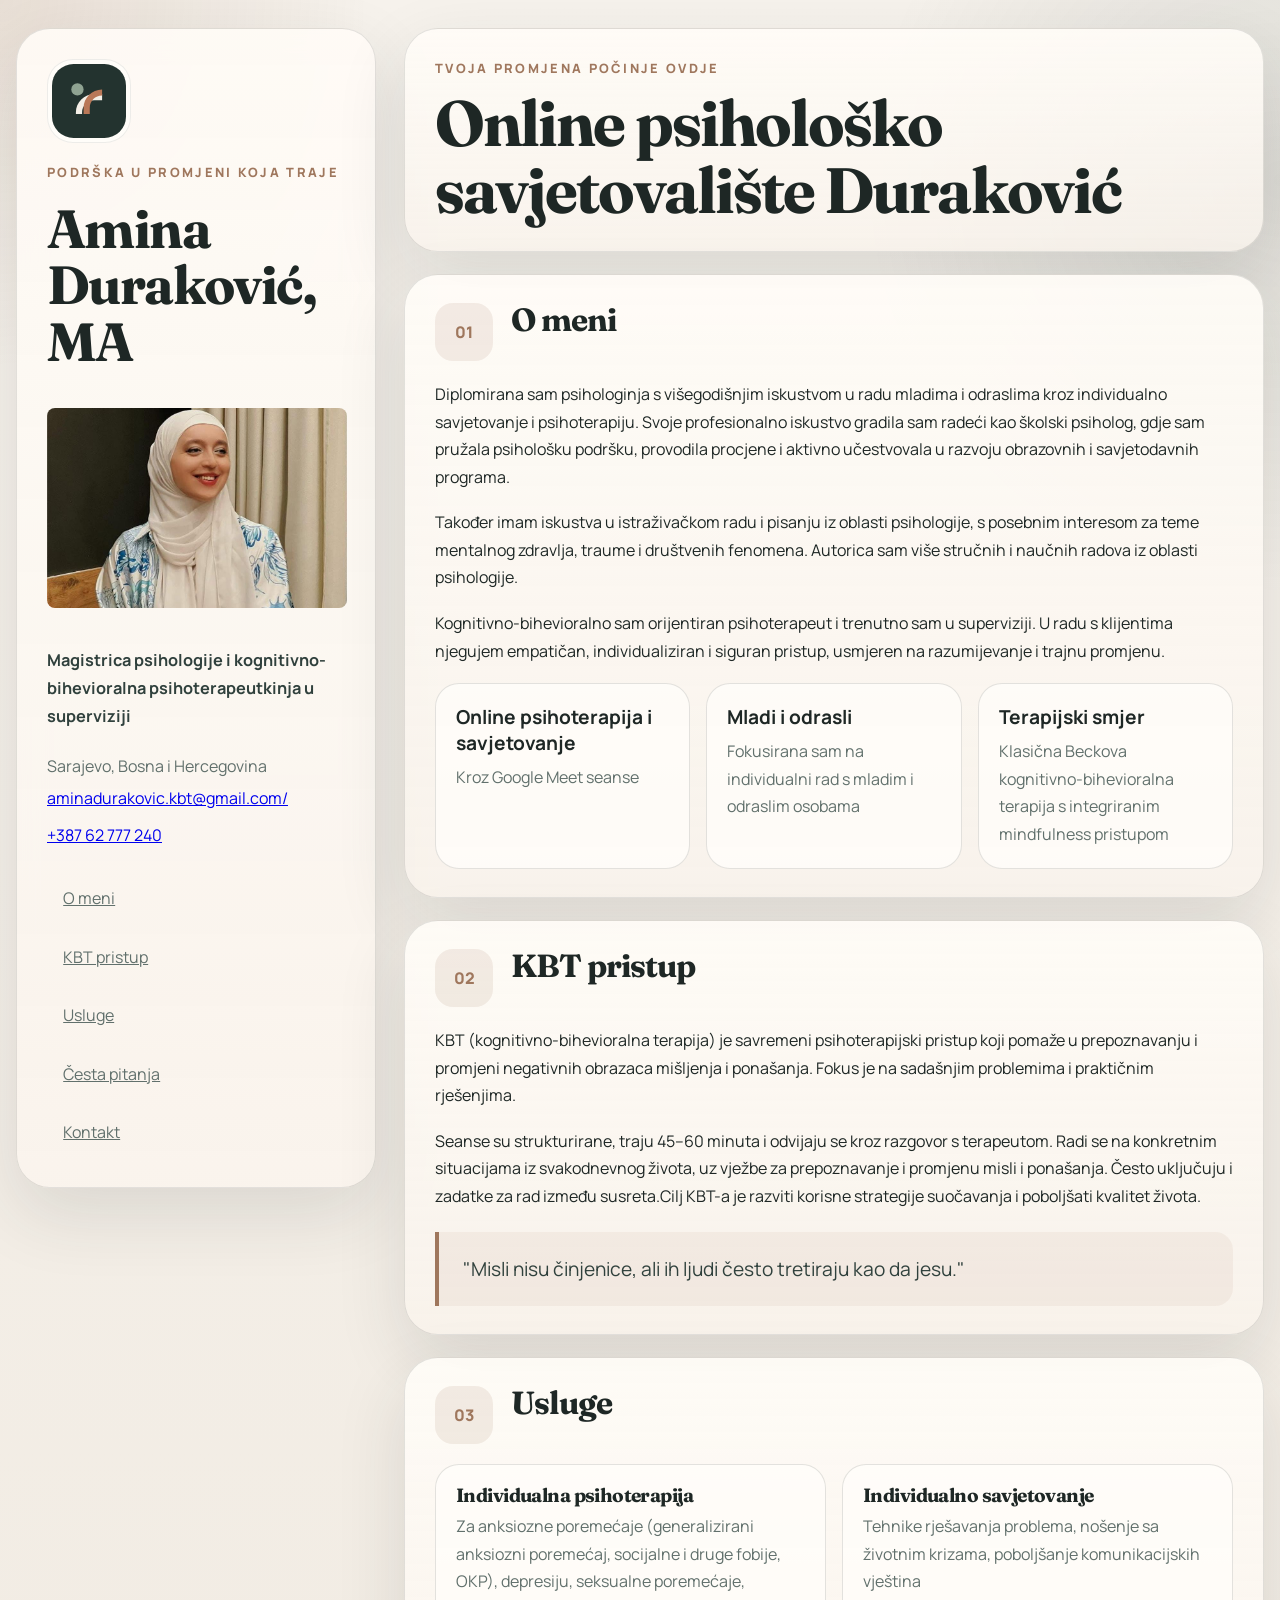
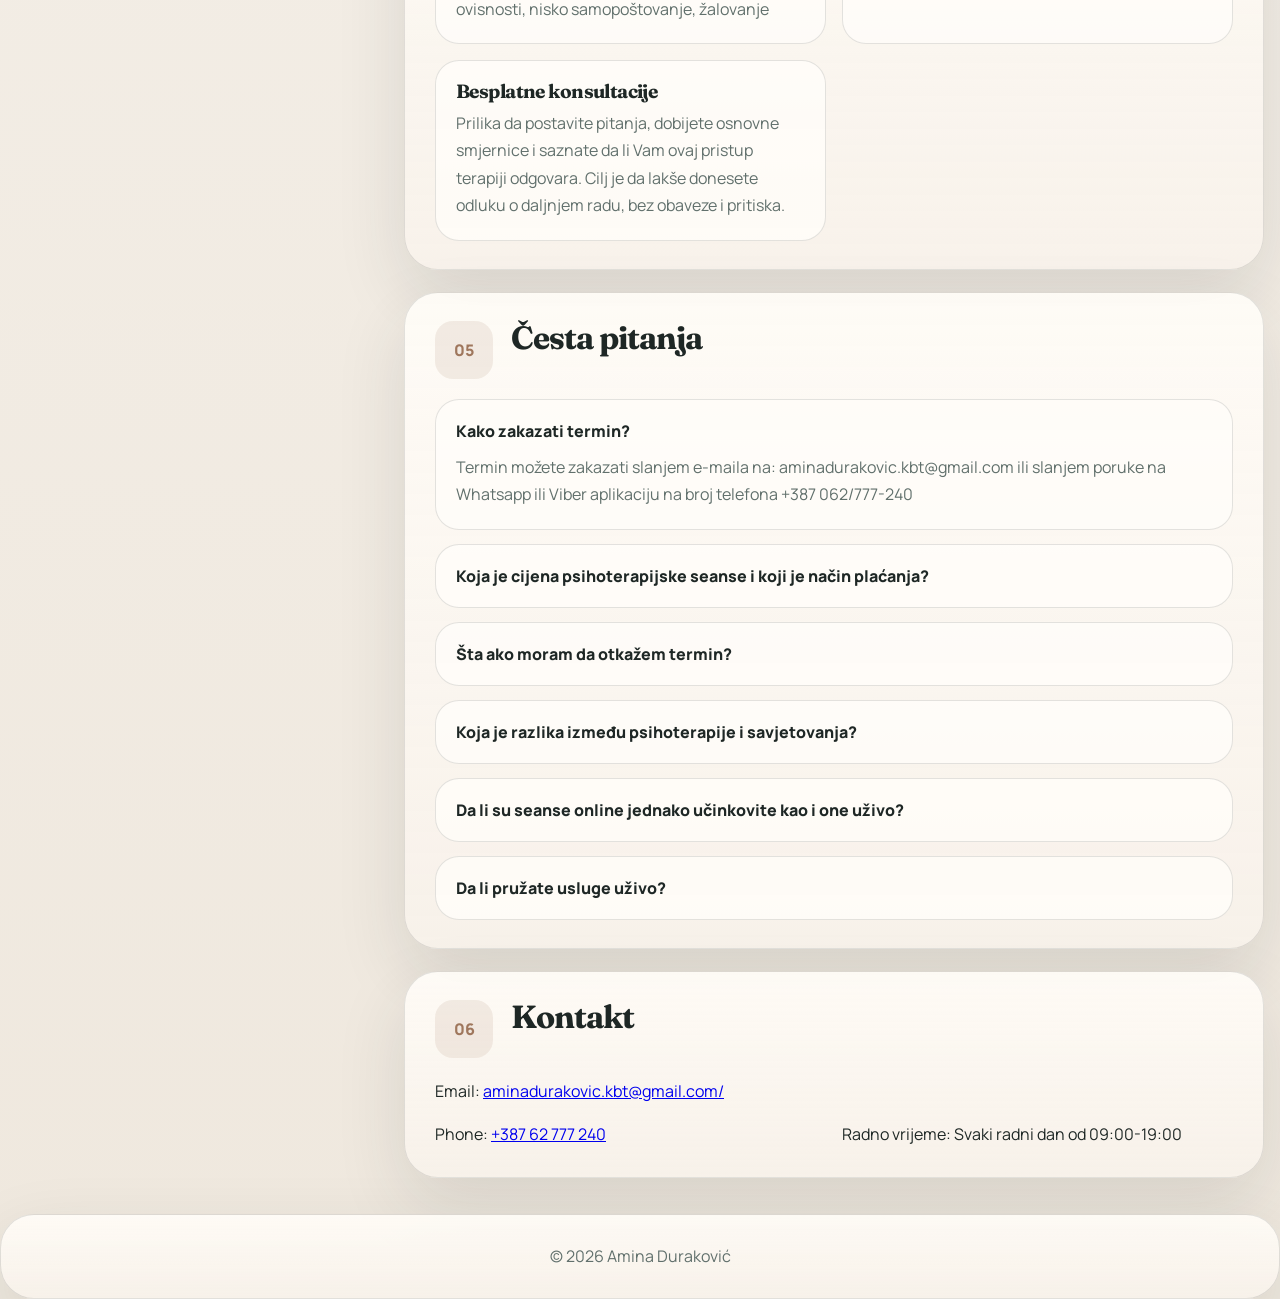
<file: index.html>
<!DOCTYPE html>
<html lang="en">
<head>
  <meta charset="UTF-8">
  <meta name="viewport" content="width=device-width, initial-scale=1.0">
  <title>Amina Duraković | Psihologinja i KBT psihoterapeutkinja u superviziji</title>
  <meta name="description" content="Professional therapist website starter with polished placeholder content for a psychologist or psychotherapist.">
  <link rel="preconnect" href="https://fonts.googleapis.com">
  <link rel="preconnect" href="https://fonts.gstatic.com" crossorigin>
  <link href="https://fonts.googleapis.com/css2?family=Fraunces:opsz,wght@9..144,500;9..144,600;9..144,700&family=Manrope:wght@400;500;600;700;800&display=swap" rel="stylesheet">
  <link rel="icon" type="image/svg+xml" href="assets/favicon.svg">
  <link rel="stylesheet" href="css/styles.css">
</head>
<body>
  <div class="page-bg"></div>
  <div class="site-frame">
    <aside class="profile-panel">
      <div class="profile-card">
        <div class="profile-mark">
          <img src="assets/logo-mark.svg" alt="" width="74" height="74">
        </div>
        <p class="panel-label">Podrška u promjeni koja traje</p>
        <h1>Amina Duraković, MA</h1>
        <img src="assets/amina.jpg" alt="Amina Duraković" class="profile-photo">
        <p class="panel-role">Magistrica psihologije i kognitivno-bihevioralna psihoterapeutkinja u superviziji</p>

        <div class="panel-meta">
          <p>Sarajevo, Bosna i Hercegovina</p>
          <a href="mailto:aminadurakovic.kbt@gmail.com">aminadurakovic.kbt@gmail.com/<a>
          <a href="tel:+38762777240">+387 62 777 240</a>
        </div>

        <nav class="panel-nav" aria-label="Section navigation">
          <a href="#overview">O meni</a>
          <a href="#approach">KBT pristup</a>
          <a href="#services">Usluge</a>
          <a href="#faq">Česta pitanja</a>
          <a href="#contact">Kontakt</a>
        </nav>
          </aside>

    <main class="content-panel">
      <section class="hero-block reveal">
        <p class="eyebrow">Tvoja promjena počinje ovdje</p>
        <h2>Online psihološko savjetovalište Duraković</h2>
      </section>

      <section id="overview" class="content-section reveal">
        <div class="section-head">
          <span>01</span>
          <div>
            <h3>O meni</h3>
          </div>
        </div>
        <div class="section-body">
          <p>Diplomirana sam psihologinja s višegodišnjim iskustvom u radu mladima i odraslima kroz individualno savjetovanje i psihoterapiju. Svoje profesionalno iskustvo gradila sam radeći kao školski psiholog, gdje sam pružala psihološku podršku, provodila procjene i aktivno učestvovala u razvoju obrazovnih i savjetodavnih programa.</p>
          <p>Također imam iskustva u istraživačkom radu i pisanju iz oblasti psihologije, s posebnim interesom za teme mentalnog zdravlja, traume i društvenih fenomena. Autorica sam više stručnih i naučnih radova iz oblasti psihologije.</p>
          <p>Kognitivno-bihevioralno sam orijentiran psihoterapeut i trenutno sam u superviziji. U radu s klijentima njegujem empatičan, individualiziran i siguran pristup, usmjeren na razumijevanje i trajnu promjenu.</p>
          <div class="highlight-grid">
            <article class="info-card">
              <strong>Online psihoterapija i savjetovanje</strong>
              <p>Kroz Google Meet seanse</p>
            </article>
            <article class="info-card">
              <strong>Mladi i odrasli</strong>
              <p>Fokusirana sam na individualni rad s mladim i odraslim osobama</p>
            </article>
            <article class="info-card">
              <strong>Terapijski smjer</strong>
              <p>Klasična Beckova kognitivno-bihevioralna terapija s integriranim mindfulness pristupom</p>
            </article>
          </div>
        </div>
      </section>

      <section id="approach" class="content-section reveal">
        <div class="section-head">
          <span>02</span>
          <div>
            <h3>KBT pristup</h3>
          </div>
        </div>
        <div class="section-body">
          <p> KBT (kognitivno-bihevioralna terapija) je savremeni psihoterapijski pristup koji pomaže u prepoznavanju i promjeni negativnih obrazaca mišljenja i ponašanja. Fokus je na sadašnjim problemima i praktičnim rješenjima.</p>
          <p>Seanse su strukturirane, traju 45–60 minuta i odvijaju se kroz razgovor s terapeutom. Radi se na konkretnim situacijama iz svakodnevnog života, uz vježbe za prepoznavanje i promjenu misli i ponašanja. Često uključuju i zadatke za rad između susreta.Cilj KBT-a je razviti korisne strategije suočavanja i poboljšati kvalitet života.</p>
          <blockquote class="feature-quote">"Misli nisu činjenice, ali ih ljudi često tretiraju kao da jesu."</blockquote>
        </div>
      </section>

      <section id="services" class="content-section reveal">
        <div class="section-head">
          <span>03</span>
          <div>
            <h3>Usluge</h3>
          </div>
        </div>
        <div class="section-body">
          <div class="service-list">
            <article class="service-item">
              <h4>Individualna psihoterapija</h4>
              <p>Za anksiozne poremećaje (generalizirani anksiozni poremećaj, socijalne i druge fobije, OKP), depresiju, seksualne poremećaje, ovisnosti, nisko samopoštovanje, žalovanje </p>
            </article>
            <article class="service-item">
              <h4>Individualno savjetovanje</h4>
              <p>Tehnike rješavanja problema, nošenje sa životnim krizama, poboljšanje komunikacijskih vještina</p>
            </article>
            <article class="service-item">
              <h4>Besplatne konsultacije</h4>
              <p>Prilika da postavite pitanja, dobijete osnovne smjernice i saznate da li Vam ovaj pristup terapiji odgovara. Cilj je da lakše donesete odluku o daljnjem radu, bez obaveze i pritiska.</p>
            </article>
          </div>
        </div>
      </section>

      <section id="faq" class="content-section reveal">
        <div class="section-head">
          <span>05</span>
          <div>
            <h3>Česta pitanja</h3>
          </div>
        </div>
        <div class="section-body faq-stack">
          <details class="faq-item" open>
             <summary>Kako zakazati termin?</summary>
            <p>Termin možete zakazati slanjem e-maila na: aminadurakovic.kbt@gmail.com ili slanjem poruke na Whatsapp ili Viber aplikaciju na broj telefona +387 062/777-240 </p>
          </details>
           <details class="faq-item">
            <summary>Koja je cijena psihoterapijske seanse i koji je način plaćanja?</summary>
            <p>Cijena seanse i detalji o plaćanju biće vam poslati prilikom zakazivanja. Plaćanje se obično vrši unaprijed putem bankovnog transfera ili druge dogovorene metode.</p>
          </details>
            <details class="faq-item">
            <summary>Šta ako moram da otkažem termin?</summary>
            <p>Molimo vas da otkažete ili pomjerite termin najmanje 24h unaprijed. U suprotnom, seansa se naplaćuje.</p>
          </details>
          <details class="faq-item">
            <summary>Koja je razlika između psihoterapije i savjetovanja?</summary>
            <p>Savjetovanje je kraće i usmjereno na konkretan problem ili situaciju (npr. stres, odluke, odnosi). Psihoterapija je dublji i dugoročniji proces koji se bavi obrascima mišljenja, emocija i ponašanja.</p>
          </details>
            <details class="faq-item">
            <summary>Da li su seanse online jednako učinkovite kao i one uživo?</summary>
            <p>Istraživanja pokazuju da su online seanse veoma efikasne i za mnoge klijente jednako korisne kao i rad uživo.</p>
          </details>
         <details class="faq-item">
            <summary>Da li pružate usluge uživo?</summary>
            <p>Nažalost, trenutno ne.</p>
          </details>
        </div>
      </section>

      <section id="contact" class="content-section reveal">
        <div class="section-head">
          <span>06</span>
          <div>
            <h3>Kontakt</h3>
          </div>
        </div>
        <div class="section-body contact-shell">
            <p>Email: <a href="mailto:aminadurakovic.kbt@gmail.com">aminadurakovic.kbt@gmail.com/<a></p>
            <p>Phone: <a href="tel:+38762777240">+387 62 777 240</a></p>
            <p>Radno vrijeme: Svaki radni dan od 09:00-19:00</p>
          </div>
        </div>
      </section>

      <footer class="page-footer reveal">
        <p>© 2026 Amina Duraković</p>
      </footer>
    </main>
  </div>

  <script src="js/main.js"></script>
</body>
</html>
</file>
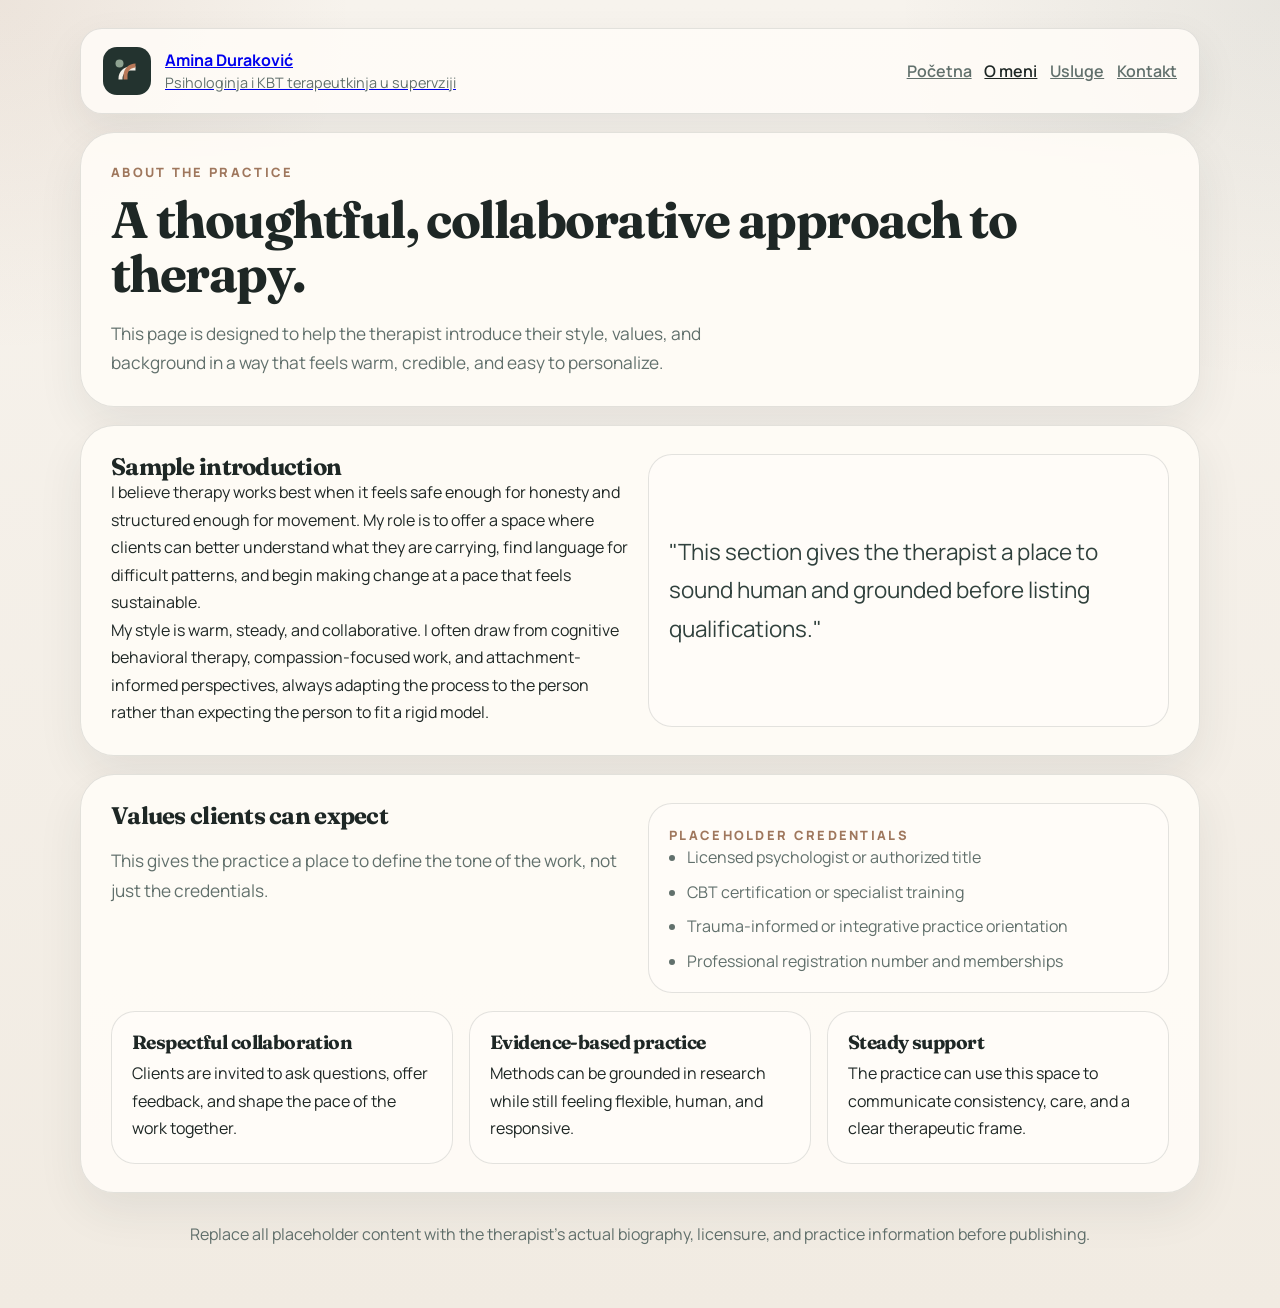
<file: about.html>
<!DOCTYPE html>
<html lang="en">
<head>
  <meta charset="UTF-8">
  <meta name="viewport" content="width=device-width, initial-scale=1.0">
  <title>About | Amina Duraković, MA</title>
  <meta name="description" content="About page starter for a psychologist or psychotherapist practice website.">
  <link rel="preconnect" href="https://fonts.googleapis.com">
  <link rel="preconnect" href="https://fonts.gstatic.com" crossorigin>
  <link href="https://fonts.googleapis.com/css2?family=Fraunces:opsz,wght@9..144,500;9..144,600;9..144,700&family=Manrope:wght@400;500;600;700;800&display=swap" rel="stylesheet">
  <link rel="icon" type="image/svg+xml" href="assets/favicon.svg">
  <link rel="stylesheet" href="css/styles.css">
</head>
<body class="page-sub">
  <main class="page-wrap">
    <header class="sub-header">
      <a class="sub-brand" href="index.html">
        <img src="assets/logo-mark.svg" alt="" width="48" height="48">
        <div>
          <strong>Amina Duraković</strong>
          <span>Psihologinja i KBT terapeutkinja u supervziji</span>
        </div>
      </a>
      <nav class="sub-nav" aria-label="Primary">
        <a href="index.html">Početna</a>
        <a href="about.html" aria-current="page">O meni</a>
        <a href="services.html">Usluge</a>
        <a href="contact.html">Kontakt</a>
      </nav>
    </header>

    <section class="sub-hero reveal">
      <p class="sub-eyebrow">About the practice</p>
      <h1>A thoughtful, collaborative approach to therapy.</h1>
      <p class="lead">This page is designed to help the therapist introduce their style, values, and background in a way that feels warm, credible, and easy to personalize.</p>
    </section>

    <section class="sub-section reveal">
      <div class="about-grid">
        <div>
          <h2>Sample introduction</h2>
          <p>I believe therapy works best when it feels safe enough for honesty and structured enough for movement. My role is to offer a space where clients can better understand what they are carrying, find language for difficult patterns, and begin making change at a pace that feels sustainable.</p>
          <p>My style is warm, steady, and collaborative. I often draw from cognitive behavioral therapy, compassion-focused work, and attachment-informed perspectives, always adapting the process to the person rather than expecting the person to fit a rigid model.</p>
        </div>
        <aside class="quote-card">
          <p>"This section gives the therapist a place to sound human and grounded before listing qualifications."</p>
        </aside>
      </div>
    </section>

    <section class="sub-section reveal">
      <div class="page-hero-grid">
        <div>
          <h2>Values clients can expect</h2>
          <p class="lead">This gives the practice a place to define the tone of the work, not just the credentials.</p>
        </div>
        <aside class="credentials-card">
          <p class="sub-eyebrow">Placeholder credentials</p>
          <ul>
            <li>Licensed psychologist or authorized title</li>
            <li>CBT certification or specialist training</li>
            <li>Trauma-informed or integrative practice orientation</li>
            <li>Professional registration number and memberships</li>
          </ul>
        </aside>
      </div>
      <div class="feature-grid" style="margin-top: 18px;">
        <article class="feature-card">
          <h3>Respectful collaboration</h3>
          <p>Clients are invited to ask questions, offer feedback, and shape the pace of the work together.</p>
        </article>
        <article class="feature-card">
          <h3>Evidence-based practice</h3>
          <p>Methods can be grounded in research while still feeling flexible, human, and responsive.</p>
        </article>
        <article class="feature-card">
          <h3>Steady support</h3>
          <p>The practice can use this space to communicate consistency, care, and a clear therapeutic frame.</p>
        </article>
      </div>
    </section>

    <p class="footer-note">Replace all placeholder content with the therapist's actual biography, licensure, and practice information before publishing.</p>
  </main>
  <script src="js/main.js"></script>
</body>
</html>
</file>
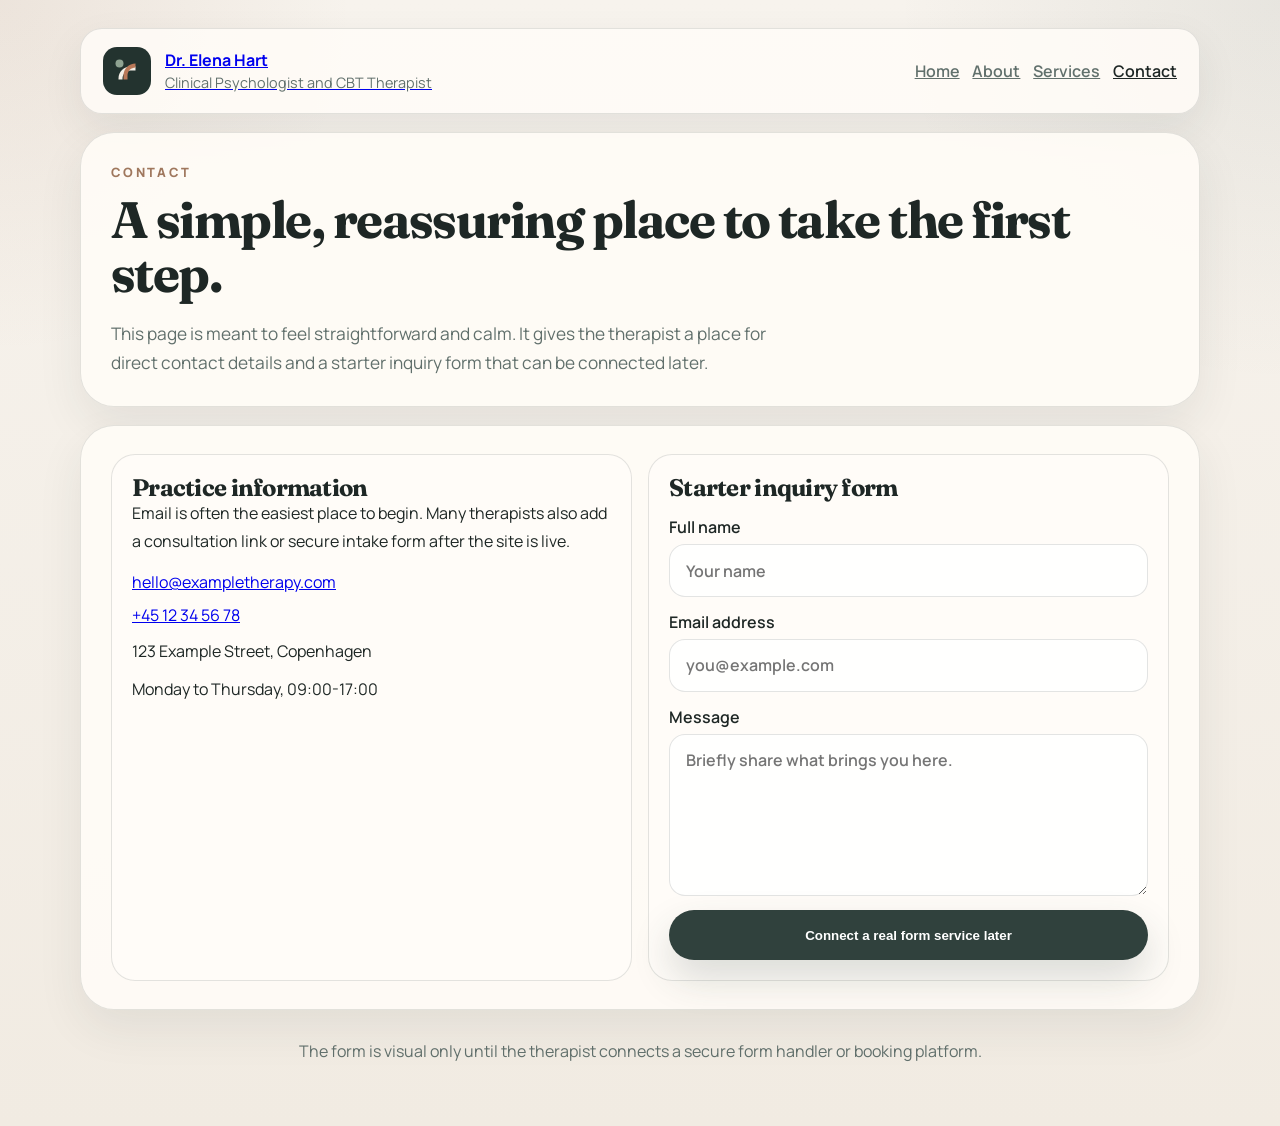
<file: contact.html>
<!DOCTYPE html>
<html lang="en">
<head>
  <meta charset="UTF-8">
  <meta name="viewport" content="width=device-width, initial-scale=1.0">
  <title>Contact | Dr. Elena Hart</title>
  <meta name="description" content="Contact page starter for a psychologist or psychotherapist practice website.">
  <link rel="preconnect" href="https://fonts.googleapis.com">
  <link rel="preconnect" href="https://fonts.gstatic.com" crossorigin>
  <link href="https://fonts.googleapis.com/css2?family=Fraunces:opsz,wght@9..144,500;9..144,600;9..144,700&family=Manrope:wght@400;500;600;700;800&display=swap" rel="stylesheet">
  <link rel="icon" type="image/svg+xml" href="assets/favicon.svg">
  <link rel="stylesheet" href="css/styles.css">
</head>
<body class="page-sub">
  <main class="page-wrap">
    <header class="sub-header">
      <a class="sub-brand" href="index.html">
        <img src="assets/logo-mark.svg" alt="" width="48" height="48">
        <div>
          <strong>Dr. Elena Hart</strong>
          <span>Clinical Psychologist and CBT Therapist</span>
        </div>
      </a>
      <nav class="sub-nav" aria-label="Primary">
        <a href="index.html">Home</a>
        <a href="about.html">About</a>
        <a href="services.html">Services</a>
        <a href="contact.html" aria-current="page">Contact</a>
      </nav>
    </header>

    <section class="sub-hero reveal">
      <p class="sub-eyebrow">Contact</p>
      <h1>A simple, reassuring place to take the first step.</h1>
      <p class="lead">This page is meant to feel straightforward and calm. It gives the therapist a place for direct contact details and a starter inquiry form that can be connected later.</p>
    </section>

    <section class="sub-section reveal">
      <div class="contact-grid">
        <div class="contact-panel">
          <h2>Practice information</h2>
          <p>Email is often the easiest place to begin. Many therapists also add a consultation link or secure intake form after the site is live.</p>
          <div class="contact-list">
            <a href="mailto:hello@exampletherapy.com">hello@exampletherapy.com</a>
            <a href="tel:+4512345678">+45 12 34 56 78</a>
            <p>123 Example Street, Copenhagen</p>
            <p>Monday to Thursday, 09:00-17:00</p>
          </div>
        </div>

        <div class="contact-panel">
          <h2>Starter inquiry form</h2>
          <form class="contact-form">
            <label>
              Full name
              <input type="text" name="name" placeholder="Your name">
            </label>
            <label>
              Email address
              <input type="email" name="email" placeholder="you@example.com">
            </label>
            <label>
              Message
              <textarea name="message" rows="6" placeholder="Briefly share what brings you here."></textarea>
            </label>
            <button type="button" class="button">Connect a real form service later</button>
          </form>
        </div>
      </div>
    </section>

    <p class="footer-note">The form is visual only until the therapist connects a secure form handler or booking platform.</p>
  </main>
  <script src="js/main.js"></script>
</body>
</html>
</file>
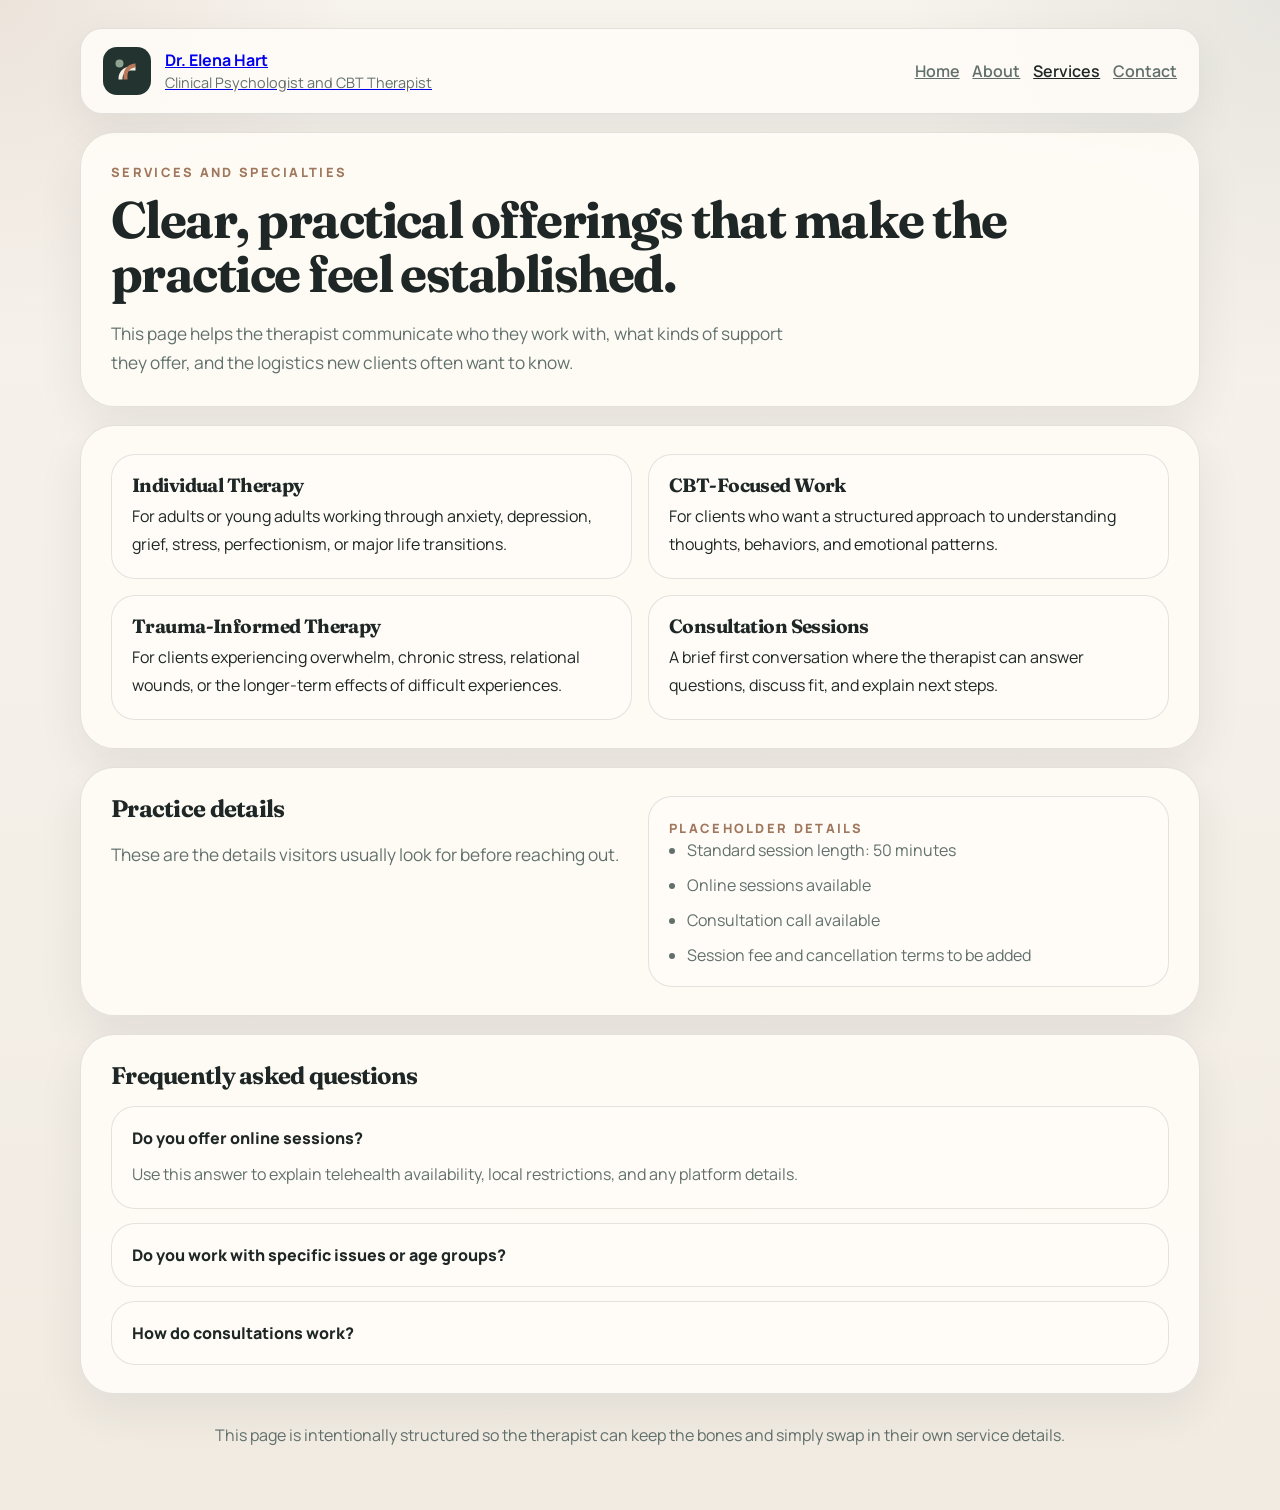
<file: services.html>
<!DOCTYPE html>
<html lang="en">
<head>
  <meta charset="UTF-8">
  <meta name="viewport" content="width=device-width, initial-scale=1.0">
  <title>Services | Dr. Elena Hart</title>
  <meta name="description" content="Services page starter for a psychologist or psychotherapist practice website.">
  <link rel="preconnect" href="https://fonts.googleapis.com">
  <link rel="preconnect" href="https://fonts.gstatic.com" crossorigin>
  <link href="https://fonts.googleapis.com/css2?family=Fraunces:opsz,wght@9..144,500;9..144,600;9..144,700&family=Manrope:wght@400;500;600;700;800&display=swap" rel="stylesheet">
  <link rel="icon" type="image/svg+xml" href="assets/favicon.svg">
  <link rel="stylesheet" href="css/styles.css">
</head>
<body class="page-sub">
  <main class="page-wrap">
    <header class="sub-header">
      <a class="sub-brand" href="index.html">
        <img src="assets/logo-mark.svg" alt="" width="48" height="48">
        <div>
          <strong>Dr. Elena Hart</strong>
          <span>Clinical Psychologist and CBT Therapist</span>
        </div>
      </a>
      <nav class="sub-nav" aria-label="Primary">
        <a href="index.html">Home</a>
        <a href="about.html">About</a>
        <a href="services.html" aria-current="page">Services</a>
        <a href="contact.html">Contact</a>
      </nav>
    </header>

    <section class="sub-hero reveal">
      <p class="sub-eyebrow">Services and specialties</p>
      <h1>Clear, practical offerings that make the practice feel established.</h1>
      <p class="lead">This page helps the therapist communicate who they work with, what kinds of support they offer, and the logistics new clients often want to know.</p>
    </section>

    <section class="sub-section reveal">
      <div class="service-grid">
        <article class="service-card">
          <h2>Individual Therapy</h2>
          <p>For adults or young adults working through anxiety, depression, grief, stress, perfectionism, or major life transitions.</p>
        </article>
        <article class="service-card">
          <h2>CBT-Focused Work</h2>
          <p>For clients who want a structured approach to understanding thoughts, behaviors, and emotional patterns.</p>
        </article>
        <article class="service-card">
          <h2>Trauma-Informed Therapy</h2>
          <p>For clients experiencing overwhelm, chronic stress, relational wounds, or the longer-term effects of difficult experiences.</p>
        </article>
        <article class="service-card">
          <h2>Consultation Sessions</h2>
          <p>A brief first conversation where the therapist can answer questions, discuss fit, and explain next steps.</p>
        </article>
      </div>
    </section>

    <section class="sub-section reveal">
      <div class="page-hero-grid">
        <div>
          <h2>Practice details</h2>
          <p class="lead">These are the details visitors usually look for before reaching out.</p>
        </div>
        <aside class="rate-card">
          <p class="sub-eyebrow">Placeholder details</p>
          <ul>
            <li>Standard session length: 50 minutes</li>
            <li>Online sessions available</li>
            <li>Consultation call available</li>
            <li>Session fee and cancellation terms to be added</li>
          </ul>
        </aside>
      </div>
    </section>

    <section class="sub-section reveal">
      <h2>Frequently asked questions</h2>
      <div class="faq-stack" style="margin-top: 18px;">
        <details class="faq-item" open>
          <summary>Do you offer online sessions?</summary>
          <p>Use this answer to explain telehealth availability, local restrictions, and any platform details.</p>
        </details>
        <details class="faq-item">
          <summary>Do you work with specific issues or age groups?</summary>
          <p>This is a good place to clarify specialties such as anxiety, trauma, OCD, burnout, teens, adults, or couples work.</p>
        </details>
        <details class="faq-item">
          <summary>How do consultations work?</summary>
          <p>A short consultation can help both therapist and client get a sense of fit before beginning ongoing sessions.</p>
        </details>
      </div>
    </section>

    <p class="footer-note">This page is intentionally structured so the therapist can keep the bones and simply swap in their own service details.</p>
  </main>
  <script src="js/main.js"></script>
</body>
</html>
</file>
<file: css/styles.css>
:root {
  --bg: #f4f1eb;
  --bg-deep: #e9e3da;
  --surface: rgba(255, 251, 246, 0.84);
  --surface-strong: #fffdf9;
  --surface-tint: #f7f1e8;
  --text: #1e2725;
  --muted: #61706c;
  --line: rgba(30, 39, 37, 0.12);
  --accent: #9f775d;
  --accent-soft: rgba(159, 119, 93, 0.12);
  --forest: #30413d;
  --shadow: 0 26px 70px rgba(42, 52, 49, 0.12);
  --radius-xl: 34px;
  --radius-lg: 24px;
  --radius-md: 18px;
  --radius-sm: 12px;
}

*,
*::before,
*::after {
  box-sizing: border-box;
}

html {
  scroll-behavior: smooth;
}

body {
  margin: 0;
  min-height: 100vh;
  color: var(--text);
  font-family: "Manrope", sans-serif;
  background: linear-gradient(180deg, #f6f2ec 0%, #efe8de 100%);
}

body.page-sub {
  background:
    radial-gradient(circle at top left, rgba(159, 119, 93, 0.12), transparent 22rem),
    radial-gradient(circle at top right, rgba(48, 65, 61, 0.08), transparent 24rem),
    linear-gradient(180deg, #f7f3ed 0%, #f1ebe2 100%);
}

img {
  image-rendering: auto;
  -webkit-backface-visibility: hidden;
  transform: translateZ(0);
}
}

a {
  color: inherit;
  text-decoration: none;
}

p {
  margin: 0;
  line-height: 1.72;
}

h1,
h2,
h3,
h4 {
  margin: 0;
  font-family: "Fraunces", serif;
  line-height: 1.05;
  letter-spacing: -0.03em;
}

.page-bg {
  position: fixed;
  inset: 0;
  background:
    radial-gradient(circle at left top, rgba(159, 119, 93, 0.16), transparent 23rem),
    radial-gradient(circle at right 20%, rgba(48, 65, 61, 0.13), transparent 26rem);
  pointer-events: none;
  z-index: -1;
}

.site-frame {
  width: min(1260px, calc(100% - 32px));
  margin: 0 auto;
  padding: 28px 0 36px;
  display: grid;
  grid-template-columns: 360px minmax(0, 1fr);
  gap: 28px;
}

.profile-panel {
  position: relative;
}

.profile-card {
  position: sticky;
  top: 28px;
  display: grid;
  gap: 18px;
  padding: 30px;
  border: 1px solid var(--line);
  border-radius: var(--radius-xl);
  background: linear-gradient(180deg, rgba(255, 251, 246, 0.92), rgba(250, 244, 237, 0.86));
  box-shadow: var(--shadow);
  backdrop-filter: blur(14px);
}

.profile-mark {
  width: 84px;
  height: 84px;
  display: grid;
  place-items: center;
  border-radius: 26px;
  background: var(--surface-strong);
  border: 1px solid rgba(30, 39, 37, 0.08);
}

.panel-label,
.eyebrow,
.sub-eyebrow {
  color: var(--accent);
  font-size: 0.8rem;
  font-weight: 800;
  letter-spacing: 0.18em;
  text-transform: uppercase;
}

.profile-card h1 {
  font-size: clamp(2.6rem, 4.2vw, 3.5rem);
}

.profile-photo {
  height: 200px;
  width: 300px;
  aspect-ratio: 1 / 1;
  object-fit: cover;
  border-radius: 8px;
  margin: 20px 0;
}

.panel-role {
  color: var(--forest);
  font-size: 1.02rem;
  font-weight: 700;
}

.panel-intro,
.panel-meta,
.panel-nav a,
.lead,
.section-head p,
.info-card p,
.service-item p,
.contact-card p,
.page-footer,
.footer-note,
.faq-item p {
  color: var(--muted);
}

.panel-meta {
  display: grid;
  gap: 0.45rem;
  padding-top: 4px;
}

.panel-nav {
  display: grid;
  gap: 0.55rem;
  padding-top: 10px;
}

.panel-nav a {
  padding: 0.8rem 0.95rem;
  border-radius: 16px;
  border: 1px solid transparent;
  transition: background-color 160ms ease, border-color 160ms ease, transform 160ms ease;
}

.panel-nav a:hover {
  background: var(--surface-strong);
  border-color: var(--line);
  transform: translateX(2px);
}

.panel-actions {
  display: grid;
  gap: 0.8rem;
  margin-top: 4px;
}

.button,
.button-secondary {
  display: inline-flex;
  align-items: center;
  justify-content: center;
  min-height: 50px;
  padding: 0.9rem 1.2rem;
  border-radius: 999px;
  border: 1px solid transparent;
  font-weight: 700;
  transition: transform 160ms ease, box-shadow 160ms ease;
}

.button {
  color: #fff;
  background: var(--forest);
  box-shadow: 0 18px 38px rgba(48, 65, 61, 0.18);
}

.button-secondary {
  background: transparent;
  border-color: var(--line);
}

.button:hover,
.button-secondary:hover,
.text-link:hover {
  transform: translateY(-1px);
}

.content-panel {
  display: grid;
  gap: 22px;
}

.hero-block,
.content-section,
.page-footer {
  padding: 28px 30px;
  border: 1px solid var(--line);
  border-radius: var(--radius-xl);
  background: linear-gradient(180deg, rgba(255, 252, 247, 0.92), rgba(249, 243, 236, 0.8));
  box-shadow: var(--shadow);
}

.hero-block h2 {
  margin-top: 10px;
  font-size: clamp(2.5rem, 5vw, 4.5rem);
}

.lead {
  margin-top: 18px;
  max-width: 62ch;
  font-size: 1.08rem;
}

.section-head {
  display: grid;
  grid-template-columns: 58px minmax(0, 1fr);
  gap: 18px;
  align-items: start;
  margin-bottom: 20px;
}

.section-head span {
  display: grid;
  place-items: center;
  width: 58px;
  height: 58px;
  border-radius: 18px;
  color: var(--accent);
  background: var(--accent-soft);
  font-weight: 800;
}

.section-head h3 {
  font-size: 2rem;
  margin-bottom: 6px;
}

.section-body {
  display: grid;
  gap: 18px;
}

.highlight-grid,
.service-list,
.contact-shell,
.page-hero-grid,
.about-grid,
.contact-grid,
.feature-grid,
.service-grid {
  display: grid;
  gap: 16px;
}

.highlight-grid {
  grid-template-columns: repeat(3, minmax(0, 1fr));
}

.info-card,
.service-item,
.contact-card,
.feature-card,
.service-card,
.contact-panel,
.credentials-card,
.rate-card,
.note-card,
.quote-card,
.faq-item {
  padding: 20px;
  border: 1px solid var(--line);
  border-radius: var(--radius-lg);
  background: rgba(255, 253, 249, 0.82);
}

.info-card strong,
.service-item h4,
.contact-card h4,
.feature-card h3,
.service-card h2 {
  display: block;
  margin-bottom: 8px;
  font-size: 1.2rem;
}

.feature-quote {
  margin: 4px 0 0;
  padding: 24px;
  border-left: 4px solid var(--accent);
  border-radius: 0 var(--radius-md) var(--radius-md) 0;
  background: rgba(159, 119, 93, 0.08);
  font-size: 1.2rem;
  color: var(--forest);
}

.service-list,
.service-grid {
  grid-template-columns: repeat(2, minmax(0, 1fr));
}

.credential-list,
.credentials-card ul,
.rate-card ul {
  margin: 0;
  padding-left: 1.1rem;
  display: grid;
  gap: 0.8rem;
  color: var(--muted);
}

.faq-stack {
  display: grid;
  gap: 14px;
}

.faq-item summary {
  cursor: pointer;
  font-weight: 800;
  list-style: none;
}

.faq-item summary::-webkit-details-marker {
  display: none;
}

.faq-item p {
  margin-top: 12px;
}

.contact-shell,
.contact-grid,
.page-hero-grid,
.about-grid {
  grid-template-columns: repeat(2, minmax(0, 1fr));
}

.text-link {
  color: var(--forest);
  font-weight: 700;
}

.page-footer {
  text-align: center;
}

.page-wrap {
  width: min(1120px, calc(100% - 32px));
  margin: 0 auto;
  padding: 28px 0 36px;
}

.sub-header {
  display: flex;
  align-items: center;
  justify-content: space-between;
  gap: 1rem;
  margin-bottom: 18px;
  padding: 18px 22px;
  border: 1px solid var(--line);
  border-radius: 22px;
  background: rgba(255, 252, 247, 0.86);
  box-shadow: 0 16px 40px rgba(42, 52, 49, 0.08);
}

.sub-brand {
  display: inline-flex;
  align-items: center;
  gap: 14px;
}

.sub-brand strong {
  display: block;
  font-size: 1rem;
}

.sub-brand span {
  color: var(--muted);
  font-size: 0.9rem;
}

.sub-nav {
  display: flex;
  flex-wrap: wrap;
  gap: 0.8rem;
}

.sub-nav a {
  color: var(--muted);
  font-weight: 600;
}

.sub-nav a[aria-current="page"] {
  color: var(--text);
}

.sub-hero,
.sub-section {
  margin-bottom: 18px;
  padding: 28px 30px;
  border: 1px solid var(--line);
  border-radius: var(--radius-xl);
  background: rgba(255, 252, 247, 0.9);
  box-shadow: 0 18px 46px rgba(42, 52, 49, 0.08);
}

.sub-hero h1 {
  margin-top: 10px;
  font-size: clamp(2.4rem, 4vw, 3.8rem);
}

.feature-grid {
  grid-template-columns: repeat(3, minmax(0, 1fr));
}

.quote-card {
  display: flex;
  align-items: center;
}

.quote-card p {
  font-size: 1.4rem;
  color: var(--forest);
}

.contact-form {
  display: grid;
  gap: 14px;
  margin-top: 16px;
}

.contact-form label {
  display: grid;
  gap: 6px;
  font-weight: 600;
}

.contact-form input,
.contact-form textarea {
  width: 100%;
  padding: 0.9rem 1rem;
  border: 1px solid var(--line);
  border-radius: 16px;
  background: rgba(255, 255, 255, 0.88);
  color: var(--text);
  font: inherit;
}

.contact-list {
  display: grid;
  gap: 0.7rem;
  margin-top: 16px;
}

.footer-note {
  text-align: center;
  padding: 10px 0 24px;
}

.reveal {
  opacity: 0;
  transform: translateY(16px);
  transition: opacity 700ms ease, transform 700ms ease;
}

.reveal.is-visible {
  opacity: 1;
  transform: translateY(0);
}

@media (max-width: 1080px) {
  .site-frame {
    grid-template-columns: 1fr;
  }

  .profile-card {
    position: relative;
    top: 0;
  }

  .highlight-grid,
  .feature-grid {
    grid-template-columns: 1fr 1fr;
  }
}

@media (max-width: 820px) {
  .section-head,
  .highlight-grid,
  .service-list,
  .contact-shell,
  .contact-grid,
  .page-hero-grid,
  .about-grid,
  .feature-grid,
  .service-grid {
    grid-template-columns: 1fr;
  }

  .sub-header {
    flex-direction: column;
    align-items: flex-start;
  }

  .site-frame,
  .page-wrap {
    width: min(100% - 20px, 1120px);
  }

  .hero-block,
  .content-section,
  .page-footer,
  .sub-hero,
  .sub-section,
  .profile-card {
    padding: 22px;
  }
}

@media (max-width: 560px) {
  .profile-card h1,
  .hero-block h2,
  .sub-hero h1 {
    word-break: break-word;
  }

  .panel-actions,
  .sub-nav {
    width: 100%;
  }

  .button,
  .button-secondary {
    width: 100%;
  }
}
</file>
